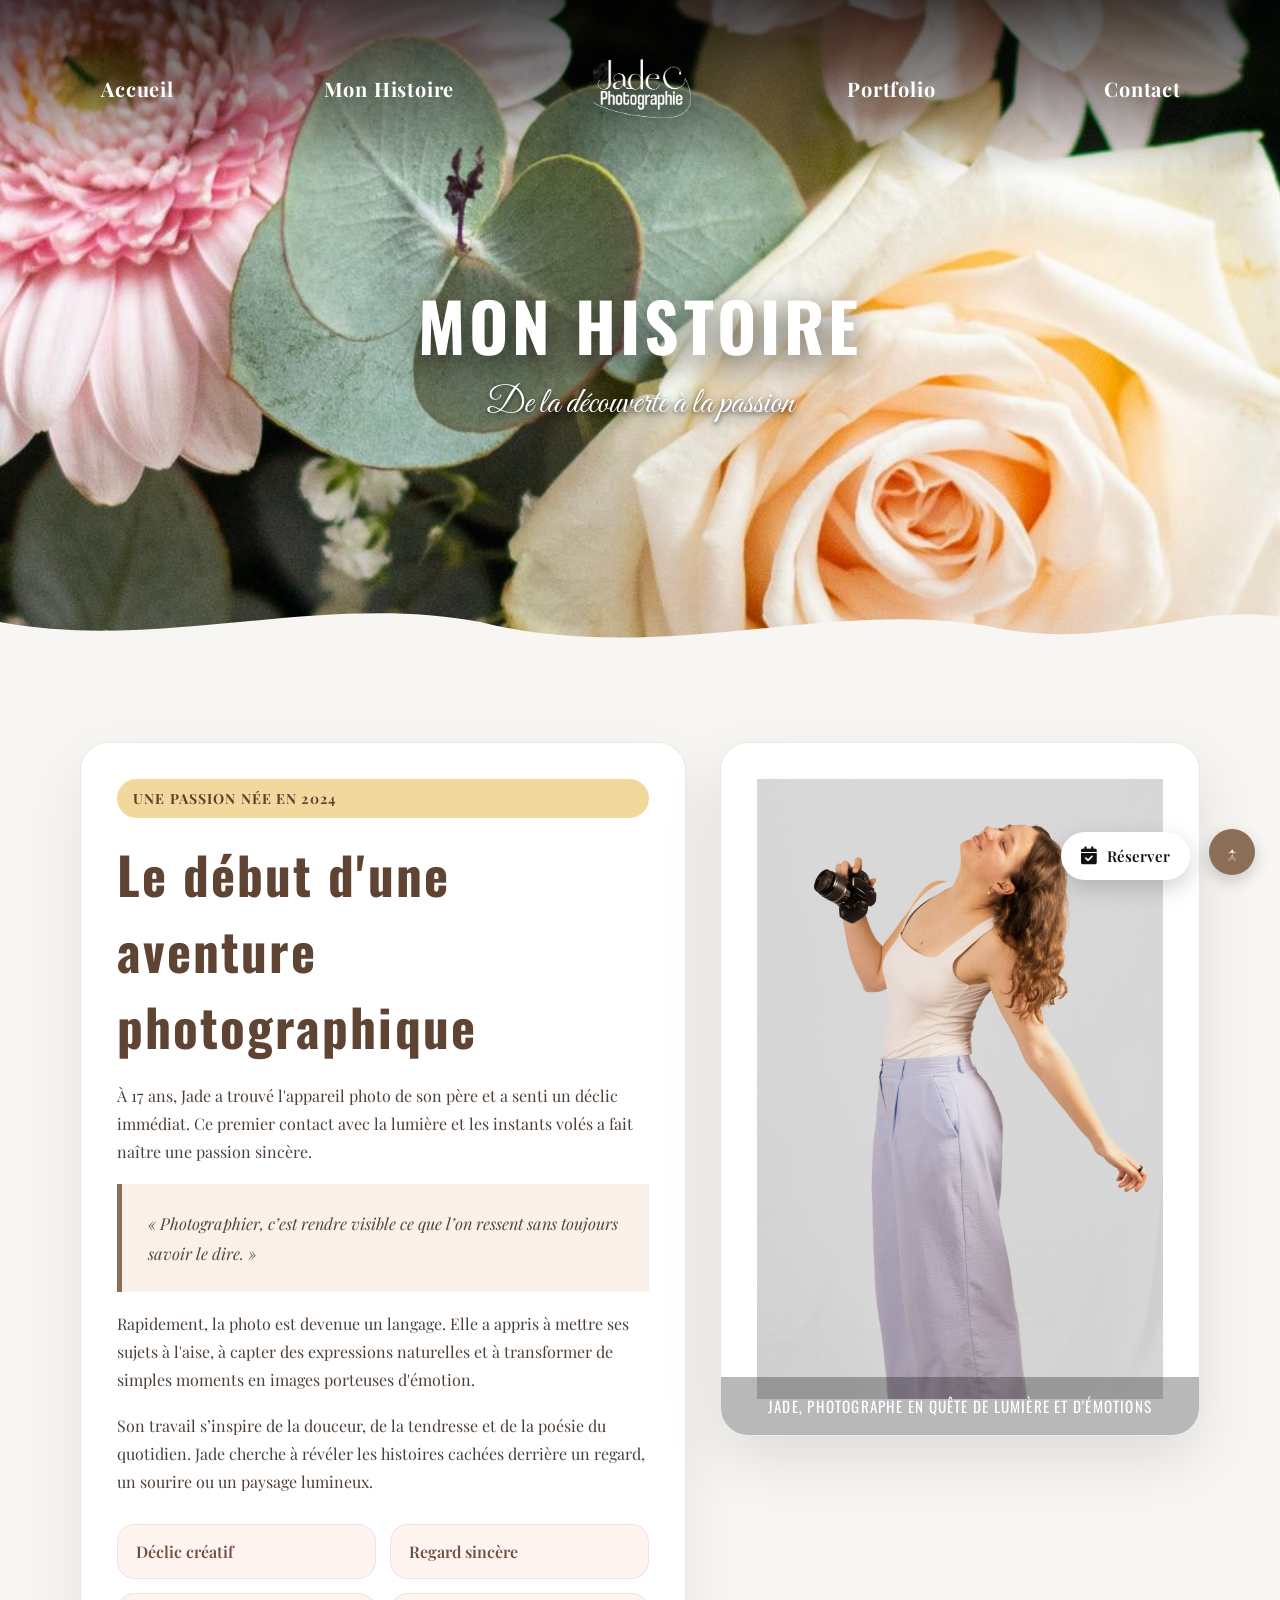
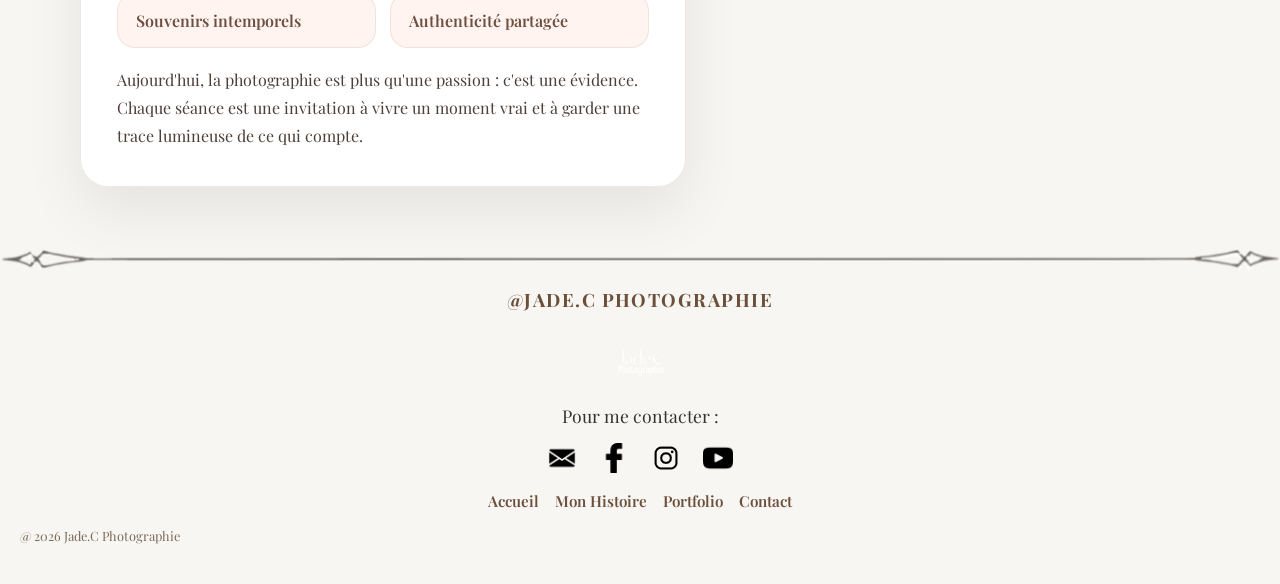
<file: histoire.html>
<!DOCTYPE html>
<html lang="fr">
<head>
    <meta charset="UTF-8" />
    <meta name="viewport" content="width=device-width, initial-scale=1.0" />
    <title>Mon Histoire - Jade Photographie</title>
    <link rel="icon" href="favicon.png" />

    <link rel="preconnect" href="https://fonts.googleapis.com">
    <link rel="preconnect" href="https://fonts.gstatic.com" crossorigin>
    <link href="https://fonts.googleapis.com/css2?family=Oswald:wght@400;500;700&display=swap" rel="stylesheet">
    <link href="https://fonts.googleapis.com/css2?family=Great+Vibes&display=swap" rel="stylesheet">
    <link href="https://fonts.googleapis.com/css2?family=Playfair+Display:wght@400;500;600;700&display=swap" rel="stylesheet">
    <link href="style.css" rel="stylesheet" />
    <style>
        .story-main {
            width: min(1120px, 92vw);
            margin: 42px auto 60px;
            display: grid;
            grid-template-columns: 1.2fr 0.95fr;
            gap: 34px;
            align-items: start;
        }

        .story-card {
            background: rgba(255, 255, 255, 0.96);
            border: 1px solid rgba(138, 110, 87, 0.16);
            border-radius: 28px;
            padding: 36px;
            box-shadow: 0 24px 60px rgba(0, 0, 0, 0.08);
        }

        .story-text {
            display: grid;
            gap: 18px;
            text-align: left;
            color: #3f352f;
        }

        .story-text h2 {
            margin: 0;
            font-family: 'Oswald', sans-serif;
            font-size: clamp(2.2rem, 4vw, 3.4rem);
            color: #5f4434;
            letter-spacing: 0.04em;
        }

        .story-text p {
            margin: 0;
            color: #4c3f36;
            line-height: 1.75;
            font-size: 1rem;
        }

        .story-tag {
            display: inline-flex;
            align-items: center;
            padding: 10px 16px;
            border-radius: 999px;
            background: #f3d89d;
            color: #5e442f;
            font-weight: 700;
            letter-spacing: 0.08em;
            text-transform: uppercase;
            font-size: 0.88rem;
        }

        .story-quote {
            padding: 24px 26px;
            border-left: 5px solid #8a6e57;
            background: #faf2ea;
            color: #5a4434;
            font-style: italic;
            line-height: 1.85;
            font-size: 1.02rem;
        }

        .story-highlights {
            display: grid;
            grid-template-columns: repeat(2, minmax(0, 1fr));
            gap: 14px;
            margin-top: 10px;
        }

        .story-highlight {
            padding: 16px 18px;
            border-radius: 18px;
            background: #fff4ef;
            border: 1px solid rgba(138, 110, 87, 0.12);
            color: #6d4f41;
            font-weight: 600;
            min-width: 0;
        }

        .story-image-block {
            display: grid;
            gap: 20px;
        }

        .story-image-card {
            position: relative;
            overflow: hidden;
            border-radius: 28px;
            min-height: 540px;
            box-shadow: 0 24px 60px rgba(0, 0, 0, 0.1);
        }

        .story-image-card img {
            width: 100%;
            height: 100%;
            object-fit: cover;
            display: block;
            transition: transform 0.35s ease;
        }

        .story-image-card:hover img {
            transform: scale(1.03);
        }

        .story-caption {
            position: absolute;
            left: 0;
            right: 0;
            bottom: 0;
            padding: 18px 20px;
            background: rgba(0, 0, 0, 0.28);
            color: #fff;
            font-family: 'Oswald', sans-serif;
            letter-spacing: 0.08em;
            text-transform: uppercase;
            font-size: 0.95rem;
        }

        @media (max-width: 900px) {
            .story-main {
                grid-template-columns: 1fr;
            }

            .story-image-card {
                min-height: 420px;
            }

            .story-highlights {
                grid-template-columns: 1fr;
            }
        }
    </style>
    
<link rel="stylesheet"
href="https://cdnjs.cloudflare.com/ajax/libs/font-awesome/6.7.2/css/all.min.css">
</head>
<body>

<div id="carousel" class="contact-hero">
    <img src="images/bouquet_2.jpg" alt="Image de présentation de l'histoire" class="carousel-img" />

    <nav class="carousel-menu" aria-label="Menu principal">
        <a href="index.html">Accueil</a>
        <a href="histoire.html">Mon Histoire</a>
        <a href="index.html" class="carousel-logo">
            <img src="images/logo_jade.png" alt="Logo Jade">
        </a>
        <a href="portfolio.html">Portfolio</a>
        <a href="contact.html">Contact</a>
    </nav>

    <div class="carousel-title" aria-hidden="false">
        <h1>Mon Histoire</h1>
        <p class="carousel-subtitle">De la découverte à la passion</p>
    </div>

    <div class="carousel-cloud" aria-hidden="true">
        <svg viewBox="0 0 1200 140" preserveAspectRatio="none" xmlns="http://www.w3.org/2000/svg">
            <path d="M0,60 C150,90 300,30 450,60 C620,105 780,35 930,65 C1040,90 1120,40 1200,55 L1200,140 L0,140 Z" fill="#f8f6f2" />
        </svg>
    </div>
</div>

<main class="story-main" aria-label="Page Mon Histoire">
    <section class="story-card story-text">
        <span class="story-tag">UNE PASSION NÉE EN 2024</span>
        <h2>Le début d'une aventure photographique</h2>
        <p>
            À 17 ans, Jade a trouvé l'appareil photo de son père et a senti un déclic immédiat. Ce premier contact avec la lumière et les instants volés a fait naître une passion sincère.
        </p>
        <div class="story-quote">
            « Photographier, c’est rendre visible ce que l’on ressent sans toujours savoir le dire. »
        </div>
        <p>
            Rapidement, la photo est devenue un langage. Elle a appris à mettre ses sujets à l'aise, à capter des expressions naturelles et à transformer de simples moments en images porteuses d'émotion.
        </p>
        <p>
            Son travail s’inspire de la douceur, de la tendresse et de la poésie du quotidien. Jade cherche à révéler les histoires cachées derrière un regard, un sourire ou un paysage lumineux.
        </p>
        <div class="story-highlights">
            <span class="story-highlight">Déclic créatif</span>
            <span class="story-highlight">Regard sincère</span>
            <span class="story-highlight">Souvenirs intemporels</span>
            <span class="story-highlight">Authenticité partagée</span>
        </div>
        <p>
            Aujourd'hui, la photographie est plus qu'une passion : c'est une évidence. Chaque séance est une invitation à vivre un moment vrai et à garder une trace lumineuse de ce qui compte.
        </p>
    </section>

    <aside class="story-card story-image-card">
        <img src="images/jade.jpg" alt="Portrait de Jade" />
        <div class="story-caption">Jade, photographe en quête de lumière et d'émotions</div>
    </aside>
</main>

<img class="separator-image" src="images/double_text_separator (1).png" alt="Séparateur de texte" />
<p class="footer-brand">@JADE.C PHOTOGRAPHIE</p>

<footer class="site-footer">
    <img class="footer-logo" src="images/logo_jade.png" alt="Logo Jade Photographie">
    <p class="footer-title">Pour me contacter :</p>

    <div class="footer-socials">
        <a class="socials" href="https://mail.google.com/mail/?view=cm&amp;to=jaadeplbphoto@gmail.com" target="_blank">
            <img src="images/logo_gmail.png" alt="Envoyer un mail">
        </a>
        <a class="socials" href="https://www.facebook.com/profile.php?id=100077318054317&amp;locale=fr_FR" target="_blank">
            <img src="images/logo_facebook.png" alt="Logo Facebook">
        </a>
        <a class="socials" href="https://www.instagram.com/jcphotographe276/" target="_blank">
            <img src="images/logo_insta.png" alt="Logo Instagram">
        </a>
        <a class="socials" href="https://www.youtube.com/@Jcphotographe276" target="_blank">
            <img src="images/logo_youtube.png" alt="Logo YouTube">
        </a>
    </div>

    <nav class="footer-links" aria-label="Liens du footer">
        <a href="index.html">Accueil</a>
        <a href="histoire.html">Mon Histoire</a>
        <a href="portfolio.html">Portfolio</a>
        <a href="contact.html">Contact</a>
    </nav>

    <p class="footer-copyright">@ 2026 Jade.C Photographie</p>
</footer>

<button class="scroll-top" onclick="scrollToTop()" aria-label="Remonter en haut de la page">↑</button>

<script src="script.js"></script>

<a href="https://pholy.fr/reservation/jcphotographie276?utm_source=ig&utm_medium=social&utm_content=link_in_bio&fbclid=PAZXh0bgNhZW0CMTEAc3J0YwZhcHBfaWQPOTM2NjE5NzQzMzkyNDU5AAGn7gP3vV_mhta595Qe6hGwokBwGDLuOYlFeugllqA7YDcJVbPiWzk09FJ5tpw_aem_bLZaO95oNTSzq5IfuwygUQ"
   class="reservation-btn"
   target="_blank"
   rel="noopener noreferrer"
   aria-label="Réserver un shooting">

    <i class="fa-solid fa-calendar-check"></i>
    <span>Réserver</span>

</a>

</body>
</html>
</file>
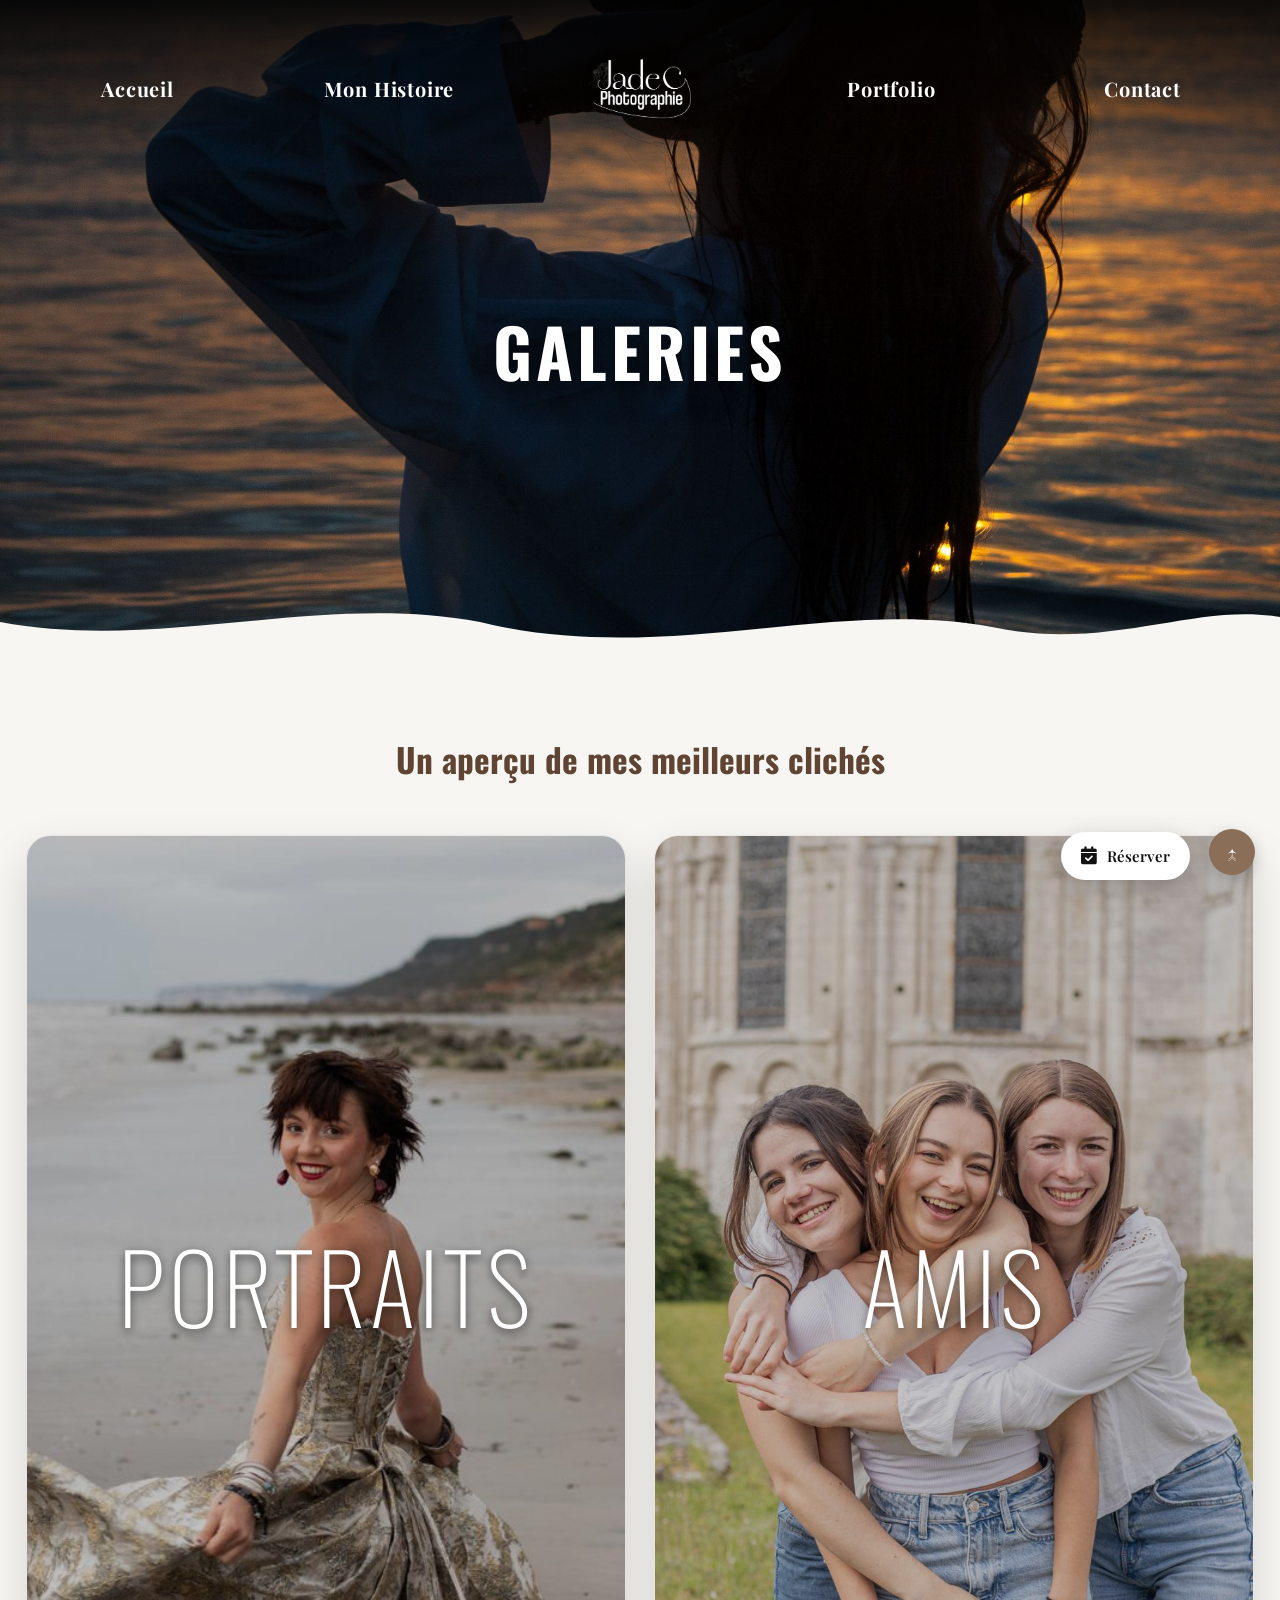
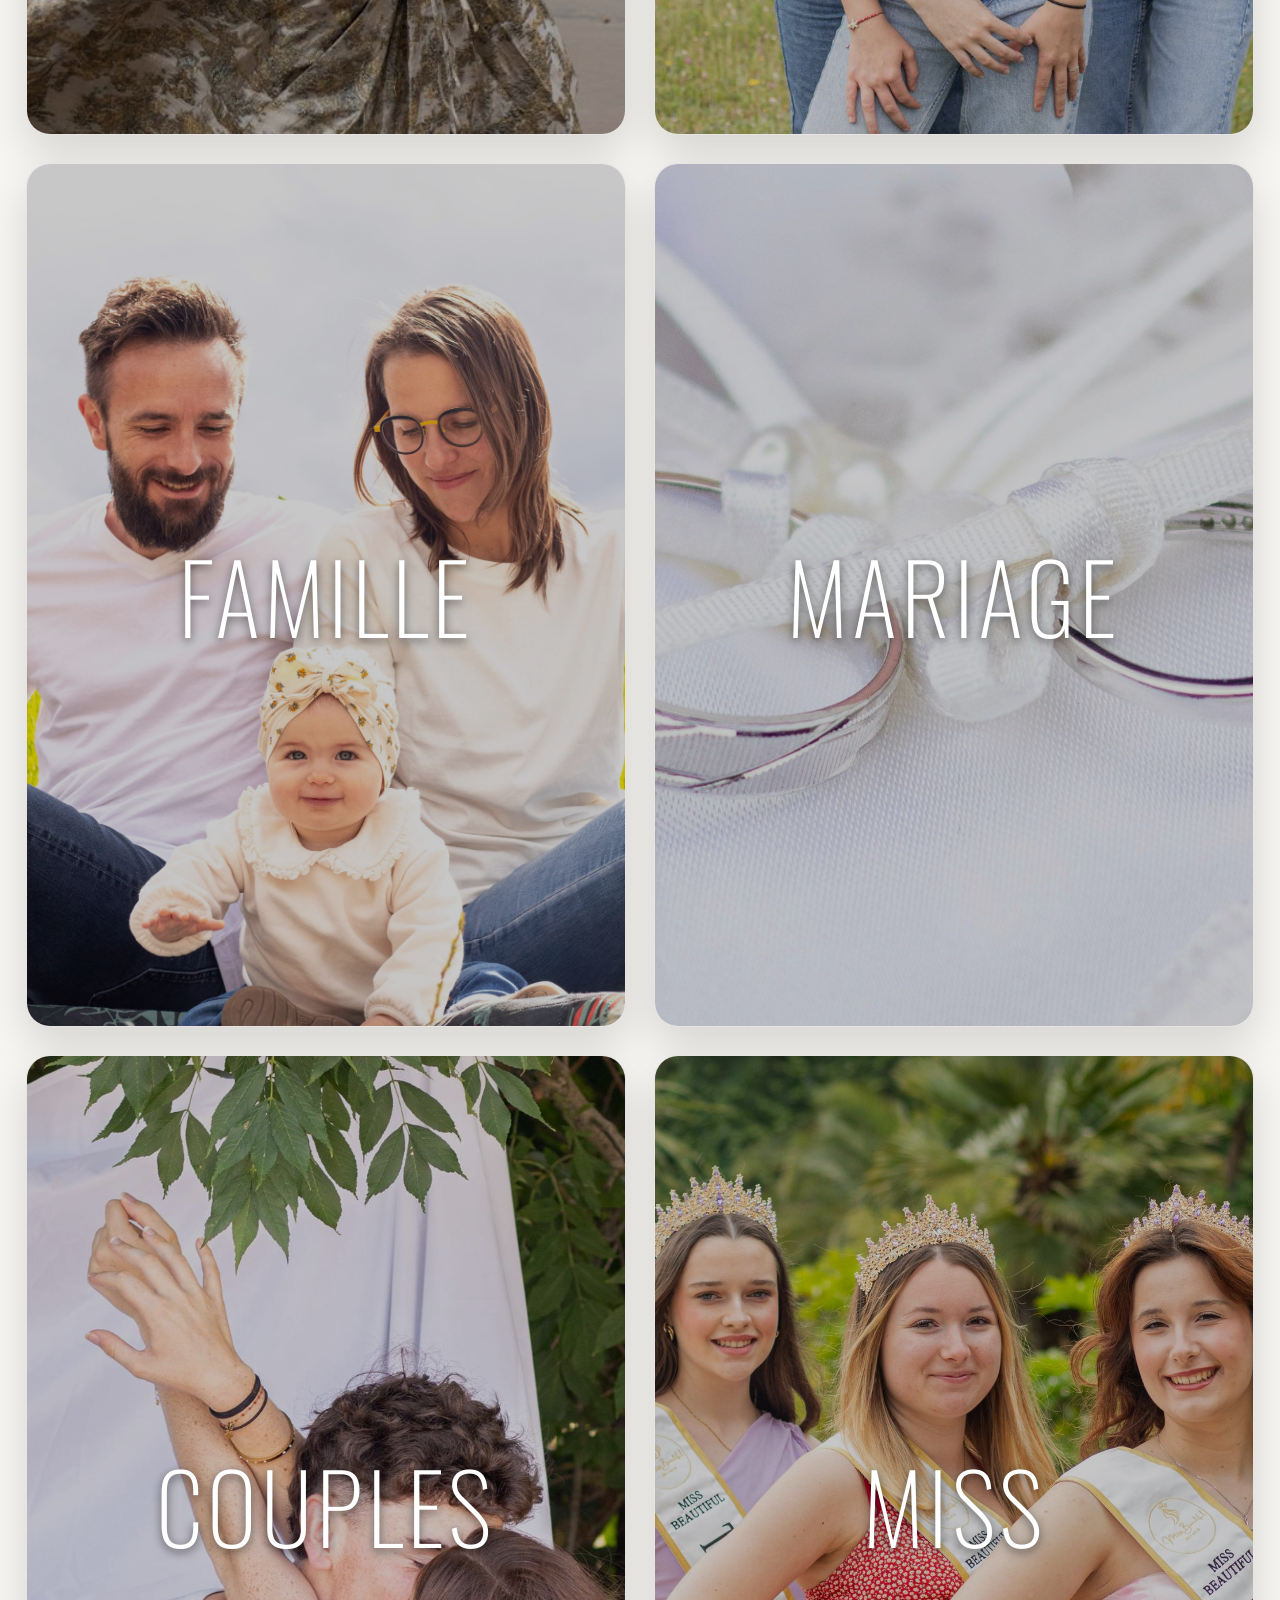
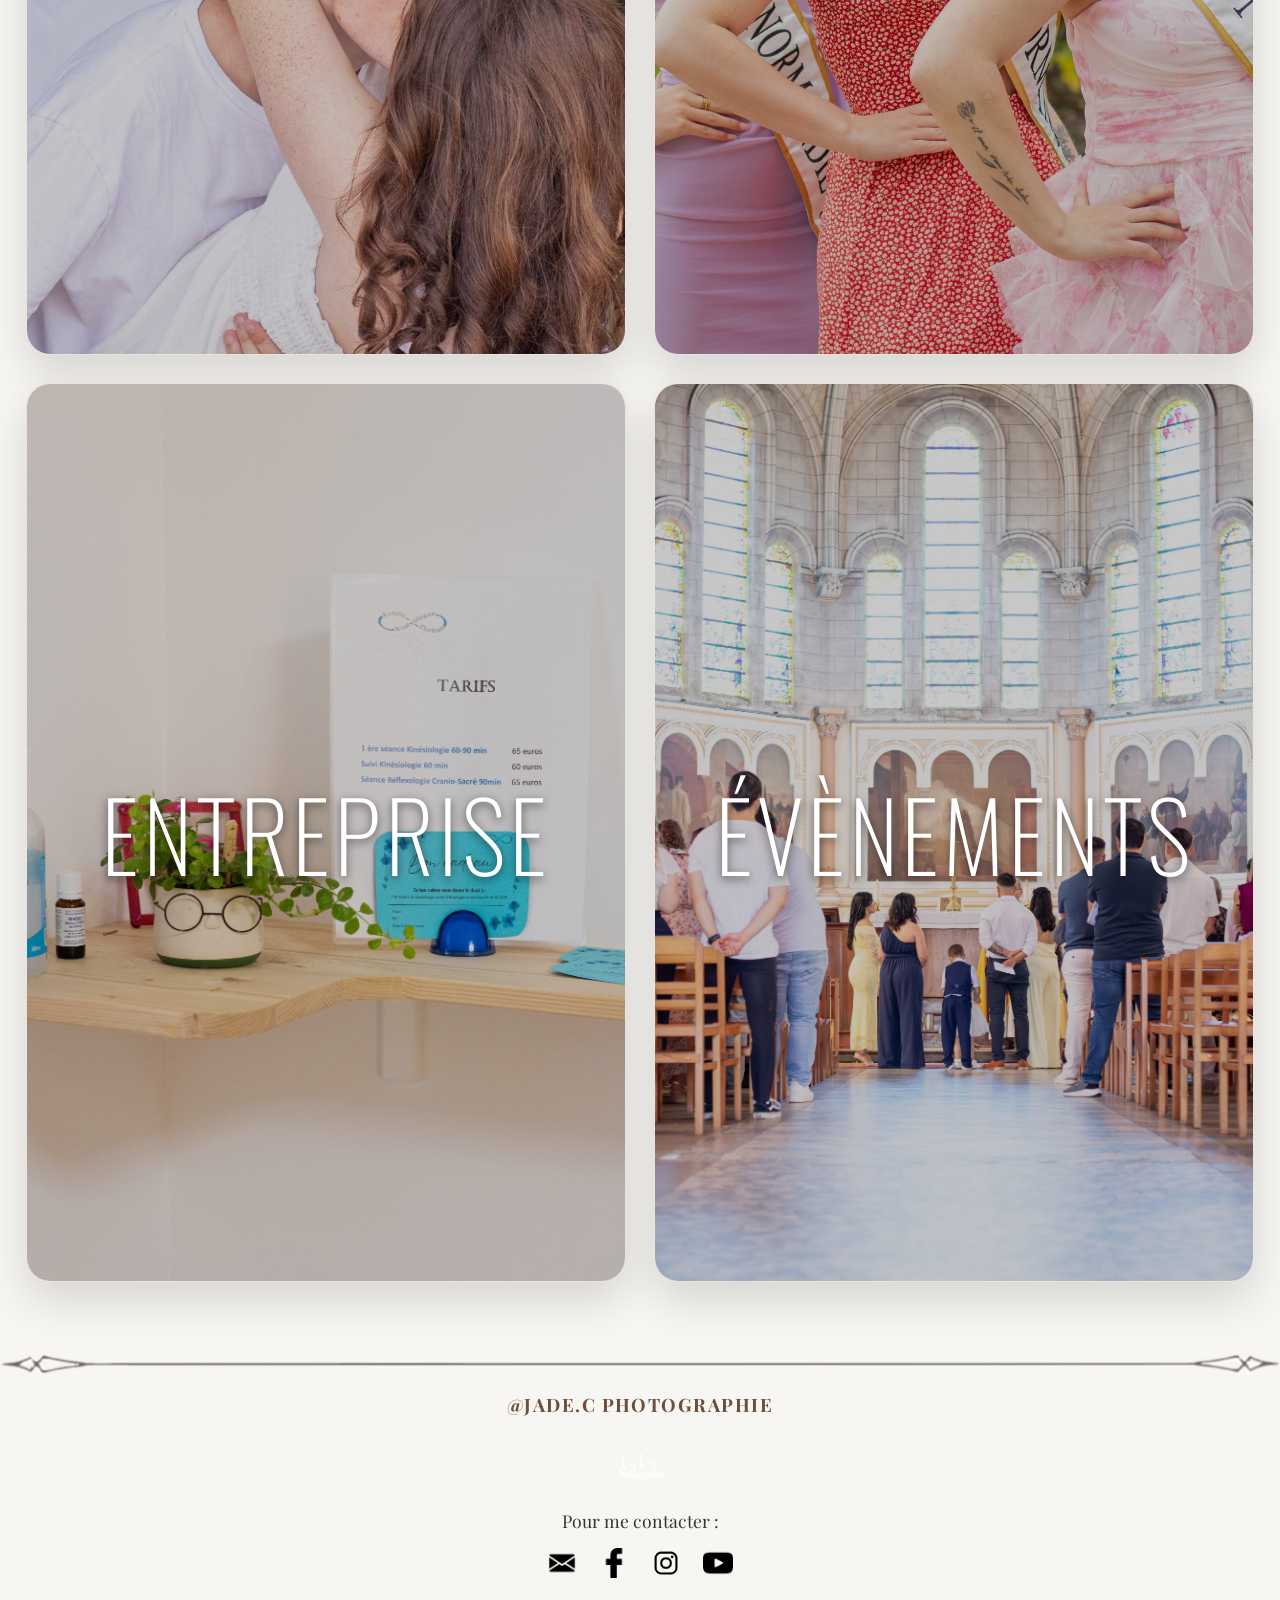
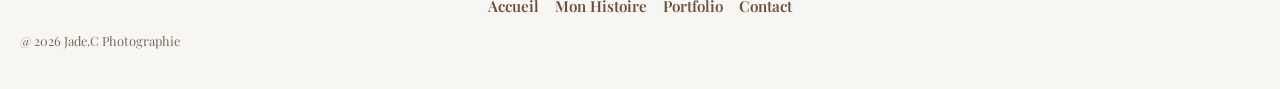
<file: portfolio.html>
<!DOCTYPE html>
<html lang="fr">
<head>
<meta charset="UTF-8">
<meta name="viewport" content="width=device-width, initial-scale=1.0">

<title>Portfolio - Jade Photographie</title>

<link rel="icon" href="favicon.png">
<link href="https://fonts.googleapis.com/css2?family=Oswald:wght@200;300;400;500;700&display=swap" rel="stylesheet">
<link href="https://fonts.googleapis.com/css2?family=Great+Vibes&display=swap" rel="stylesheet">
<link href="https://fonts.googleapis.com/css2?family=Playfair+Display:wght@400;500;600;700&display=swap" rel="stylesheet">
<link href="style.css" rel="stylesheet">

<style>
    body.menu-open { overflow: hidden; }
    .portfolio-hero { position: relative; height: min(80vh,720px); overflow: hidden; display:flex; align-items:center; justify-content:center; }
    .portfolio-hero .carousel-img { width:100%; height:100%; object-fit:cover; display:block; }
    .carousel-menu { position:absolute; top:0; left:0; right:0; display:flex; justify-content:center; gap:32px; padding:24px 28px; z-index:4; background: linear-gradient(180deg, rgba(0,0,0,0.85) 0%, rgba(0,0,0,0.38) 60%, transparent); }
    .carousel-menu a { color:#fff; font-size: clamp(1.2rem, 2vw, 1.25rem); font-weight:700; padding: 14px 20px; display:inline-flex; align-items:center; justify-content:center; min-height: 52px; text-decoration:none; }
    .carousel-logo img{ width:150px; }
    .carousel-title { position:absolute; top:50%; left:50%; transform:translate(-50%,-50%); color:#fff; z-index:5; text-align:center; }
    .carousel-title h1{ font-family:'Oswald',sans-serif; margin:0; }

    .gallery-page h2 { text-align:center; font-family:'Oswald',sans-serif; color:#5f4434; margin:34px 0 20px; font-size:clamp(1.6rem,2.6vw,2.2rem); }
    .gallery-grid { width: min(1320px,96vw); margin:10px auto 70px; display:grid; grid-template-columns: repeat(2, minmax(0, 1fr)); gap:28px; }
    .gallery-card { position:relative; display:block; overflow:hidden; border-radius:24px; box-shadow:0 18px 45px rgba(0,0,0,0.14); text-decoration:none; color:inherit; background:#fff; border:1px solid rgba(95,68,52,0.14); transition:transform .3s ease, box-shadow .3s ease; min-height:420px; }
    .gallery-card img{ width:100%; height:100%; min-height:420px; object-fit:cover; display:block; transition:transform .4s ease, filter .25s ease; position:relative; z-index:1; filter:brightness(0.78); }
    .gallery-card:hover img{ transform:scale(1.05); filter:brightness(0.62); }
    .gallery-card:hover{ transform:translateY(-8px) scale(1.01); box-shadow:0 26px 55px rgba(0,0,0,0.2); }
    .gallery-overlay{ position:absolute; inset:0; display:flex; align-items:center; justify-content:center; padding:0; color:#fff; z-index:3; }
    .gallery-overlay > div{ text-align:center; background:transparent; padding:12px 18px; border-radius:10px; }
    .gallery-overlay h3{ margin:0; font-family:'Oswald',sans-serif; letter-spacing:.04em; font-size:clamp(6rem,2.4vw,2.1rem); line-height:1; font-weight:200; text-shadow:0 3px 10px rgba(0,0,0,0.55); }
    .gallery-caption{ display:none; }
        .carousel-menu-toggle { display:flex !important; }
    @media(max-width:768px){
        .carousel-menu-toggle {
            position:absolute; top:14px; right:14px; display:flex !important; flex-direction:column; justify-content:center; gap:4px; width:46px; height:46px; border:none; border-radius:12px; background:rgba(255,255,255,0.95); box-shadow:0 8px 20px rgba(0,0,0,0.16); z-index:12; cursor:pointer; padding:0;
        }
        .carousel-menu-toggle span{ display:block; width:22px; height:2px; margin:0 auto; background:#4f3a2b; border-radius:999px; }
        .carousel-menu { position:absolute; top:70px; left:12px; right:12px; display:none; flex-direction:column; gap:10px; padding:12px; border-radius:18px; background:rgba(255,255,255,0.92); backdrop-filter:blur(10px); box-shadow:0 18px 40px rgba(0,0,0,0.16); }
        /* Opened menu becomes a full-screen overlay to avoid mixing with page content */
        .carousel-menu.is-open{
            display:flex;
            position:fixed;
            inset:0;
            margin:0;
            padding:32px 20px;
            border-radius:0;
            background:rgba(8,8,8,0.96);
            z-index:9999;
            align-items:center;
            justify-content:center;
            flex-direction:column;
            gap:18px;
        }
        .carousel-menu a{ color:#fff; font-size:1.25rem; padding:14px 18px; border-radius:12px; background:transparent; text-align:center; }
        .carousel-menu .carousel-logo{ display:flex; justify-content:center; margin-bottom:12px; }
        .carousel-logo{ display:flex; justify-content:center; margin-bottom:12px; }
        .carousel-logo img{ width:80px; }
        .gallery-grid{ grid-template-columns:1fr; gap:16px; }
        .gallery-card{ min-height:250px; border-radius:16px; }
        /* shrink gallery images on mobile for nicer spacing; keep Jade's image full-size */
        .gallery-card img{ min-height:200px; filter:brightness(0.82); }
        .gallery-card img[src*="jade"]{ min-height:420px !important; }
        .gallery-overlay h3{ font-size:clamp(1.8rem, 7vw, 2.2rem); font-weight:600; }
    }
    /* close button hidden on desktop, shown in mobile via media query */
    .carousel-menu-close { display: none; }
    .carousel-control { z-index: 1000; }
    @media(max-width:768px){
        .carousel-control { font-size: 1.8rem; color: #fff; padding: 8px 12px; }
    }
</style>


<link rel="stylesheet"
href="https://cdnjs.cloudflare.com/ajax/libs/font-awesome/6.7.2/css/all.min.css">

</head>
<body>

<!-- HERO -->
<div id="carousel" class="contact-hero">
    <img id="image" src="images/polaroid_2.jpg" alt="Image de présentation de l'histoire" class="carousel-img" />

    <button class="carousel-menu-toggle" aria-label="Ouvrir le menu" aria-expanded="false"><span></span><span></span><span></span></button>

    <nav class="carousel-menu" aria-label="Menu principal">
        <button class="carousel-menu-close" aria-label="Fermer le menu">✕</button>
        <a href="index.html">Accueil</a>
        <a href="histoire.html">Mon Histoire</a>
        <a href="index.html" class="carousel-logo">
            <img src="images/logo_jade.png" alt="Logo Jade">
        </a>
        <a href="portfolio.html">Portfolio</a>
        <a href="contact.html">Contact</a>
    </nav>

    <div class="carousel-title" aria-hidden="false">
        <h1>Galeries</h1>
    </div>

    <div class="carousel-cloud" aria-hidden="true">
        <svg viewBox="0 0 1200 140" preserveAspectRatio="none" xmlns="http://www.w3.org/2000/svg">
            <path d="M0,60 C150,90 300,30 450,60 C620,105 780,35 930,65 C1040,90 1120,40 1200,55 L1200,140 L0,140 Z" fill="#f8f6f2" />
        </svg>
    </div>
    </div>

<!-- GALERIES -->
<section class="gallery-page">
    <h2>Un aperçu de mes meilleurs clichés</h2>
    <br>
    <div class="gallery-grid">

        <a href="portraits.html" class="gallery-card" role="button" aria-label="Voir la galerie Portraits">
            <img src="images/portrait-03.jpg" alt="Portraits">
            <div class="gallery-overlay"><div><h3>PORTRAITS</h3><div class="gallery-caption">Visages & expressions</div></div></div>
        </a>

        <a href="amis.html" class="gallery-card" role="button" aria-label="Voir la galerie Amis">
            <img src="images/amis.jpg" alt="Amis & événements">
            <div class="gallery-overlay"><div><h3>AMIS</h3><div class="gallery-caption">Fêtes & événements</div></div></div>
        </a>
        

        <a href="famille.html" class="gallery-card" role="button" aria-label="Voir la galerie Famille">
            <img src="images/famille.jpg" alt="Famille">
            <div class="gallery-overlay"><div><h3>FAMILLE</h3><div class="gallery-caption">Tendresse & liens</div></div></div>
        </a>


        <a href="mariage.html" class="gallery-card" role="button" aria-label="Voir la galerie Mariage">
            <img src="images/bagues.jpg" alt="Mariage">
            <div class="gallery-overlay"><div><h3>MARIAGE</h3><div class="gallery-caption">Journées inoubliables</div></div></div>
        </a>

        <a href="couples.html" class="gallery-card" role="button" aria-label="Voir la galerie Couples">
            <img src="images/couples.jpg" alt="Couples">
            <div class="gallery-overlay"><div><h3>COUPLES</h3><div class="gallery-caption">Complicité & amour</div></div></div>
        </a>

        <a href="miss.html" class="gallery-card" role="button" aria-label="Voir la galerie Miss">
            <img src="images/carrousel_3.jpg" alt="Miss">
            <div class="gallery-overlay"><div><h3>MISS</h3><div class="gallery-caption">Concours & portraits</div></div></div>
        </a>

        <a href="entreprise.html" class="gallery-card" role="button" aria-label="Voir la galerie Entreprise">
            <img src="images/entreprise.jpg" alt="Entreprise">
            <div class="gallery-overlay"><div><h3>ENTREPRISE</h3><div class="gallery-caption">Image pro & branding</div></div></div>
        </a>

        <a href="bapteme.html" class="gallery-card" role="button" aria-label="Voir la galerie Baptême">
            <img src="images/bapteme.jpg" alt="Baptême">
            <div class="gallery-overlay"><div><h3>ÉVÈNEMENTS</h3><div class="gallery-caption">Moments précieux</div></div></div>
        </a>

    </div>
</section>

<img class="separator-image" src="images/double_text_separator (1).png" alt="Séparateur de texte" />
<p class="footer-brand">@JADE.C PHOTOGRAPHIE</p>
<footer class="site-footer">
    <img class="footer-logo" src="images/logo_jade.png" alt="Logo Jade Photographie">
    <p class="footer-title">Pour me contacter :</p>
    <div class="footer-socials">
        <a class="socials" href="https://mail.google.com/mail/?view=cm&amp;to=jaadeplbphoto@gmail.com" target="_blank"><img src="images/logo_gmail.png" alt="Envoyer un mail"></a>
        <a class="socials" href="https://www.facebook.com/profile.php?id=100077318054317&amp;locale=fr_FR" target="_blank"><img src="images/logo_facebook.png" alt="Logo Facebook"></a>
        <a class="socials" href="https://www.instagram.com/jcphotographe276/" target="_blank"><img src="images/logo_insta.png" alt="Logo Instagram"></a>
        <a class="socials" href="https://www.youtube.com/@Jcphotographe276" target="_blank"><img src="images/logo_youtube.png" alt="Logo YouTube"></a>
    </div>
    <nav class="footer-links" aria-label="Liens du footer">
        <a href="index.html">Accueil</a>
        <a href="histoire.html">Mon Histoire</a>
        <a href="portfolio.html">Portfolio</a>
        <a href="contact.html">Contact</a>
    </nav>
    <p class="footer-copyright">@ 2026 Jade.C Photographie</p>
</footer>

<button class="scroll-top" onclick="scrollToTop()">↑</button>
<script src="script.js"></script>

<!-- portfolio page uses a static hero image now (no inline carousel) -->

<a href="https://pholy.fr/reservation/jcphotographie276?utm_source=ig&utm_medium=social&utm_content=link_in_bio&fbclid=PAZXh0bgNhZW0CMTEAc3J0YwZhcHBfaWQPOTM2NjE5NzQzMzkyNDU5AAGn7gP3vV_mhta595Qe6hGwokBwGDLuOYlFeugllqA7YDcJVbPiWzk09FJ5tpw_aem_bLZaO95oNTSzq5IfuwygUQ"
   class="reservation-btn"
   target="_blank"
   rel="noopener noreferrer"
   aria-label="Réserver un shooting">

    <i class="fa-solid fa-calendar-check"></i>
    <span>Réserver</span>

</a>

</body>
</html>
</file>
<file: style.css>
﻿html, body {
    margin: 0;
    padding: 0;
    background: #f8f6f2;
    font-family: "Playfair Display", serif;
    color: #333;
    text-align: center;
    overflow-x: hidden;
}

* {
    box-sizing: border-box;
}

.menu {
    display: flex;
}

#carousel {
    position: relative;
    width: 100%;
    max-width: 100%;
    height: min(80vh, 700px);
    margin: 0;
    overflow: hidden;
    display: flex;
    justify-content: center;
    align-items: center;
    background: #00000020;
}

#carousel a {
    display: block;
    width: 100%;
    height: 100%;
}

#carousel img {
    width: 100%;
    height: 100%;
    object-fit: cover;
    display: block;
}

.carousel-control {
    position: absolute;
    top: 50%;
    transform: translateY(-50%);
    /* make controls simple arrows without circular background */
    width: auto;
    height: auto;
    padding: 8px 14px;
    border: none;
    border-radius: 4px;
    background: transparent;
    color: #fff;
    font-size: 2.1rem;
    line-height: 1;
    cursor: pointer;
    transition: transform 0.18s ease, color 0.18s ease;
    z-index: 12001;
    pointer-events: auto;
    touch-action: manipulation;
}

.carousel-control:hover {
    transform: translateY(-50%);
}

.carousel-control.prev {
    left: 20px;
}

.carousel-control.next {
    right: 20px;
}

.carousel-menu {
    position: absolute;
    top: 0;
    left: 0;
    right: 0;
    z-index: 2;
    display: flex;
    align-items: center;
    justify-content: center;
    gap: 32px;
    padding: 24px 28px;
    background: linear-gradient(180deg, rgba(0, 0, 0, 0.72) 0%, rgba(0, 0, 0, 0.22) 75%, rgba(0, 0, 0, 0));
}

.carousel-menu a {
    color: #fff;
    text-decoration: none;
    font-size: clamp(1.2rem, 2vw, 1.25rem);
    font-weight: 700;
    padding: 14px 20px;
    display: inline-flex;
    align-items: center;
    justify-content: center;
    min-height: 52px;
    letter-spacing: 0.04em;
    text-transform: none;
}

/* hide overlay close button on desktop; shown in mobile via media query */
.carousel-menu-close { display: none; }

/* bottom-actions hidden by default (displayed only on small screens) */
.bottom-actions { display: none; }

.carousel-logo img {
    width: 150px;
    height: auto;
    display: block;
    object-fit: contain;
    filter: drop-shadow(0 2px 8px rgba(0, 0, 0, 0.35));
}

@media (max-width: 768px) {
    #carousel {
        height: 60vh;
        min-height: 420px;
    }

    .carousel-menu-toggle {
        position: absolute;
        top: 14px;
        right: 14px;
        display: flex !important;
        flex-direction: column;
        justify-content: center;
        gap: 4px;
        width: 46px;
        height: 46px;
        border: none;
        border-radius: 12px;
        background: rgba(255, 255, 255, 0.95);
        box-shadow: 0 8px 20px rgba(0, 0, 0, 0.16);
        z-index: 12;
        cursor: pointer;
        padding: 0;
    }

    .carousel-menu-toggle span {
        display: block;
        width: 22px;
        height: 2px;
        margin: 0 auto;
        background: #4f3a2b;
        border-radius: 999px;
    }

    .carousel-menu {
        position: absolute;
        top: 70px;
        left: 12px;
        right: 12px;
        display: none;
        flex-direction: column;
        gap: 10px;
        padding: 12px;
        border-radius: 18px;
        background: rgba(255, 255, 255, 0.9);
        backdrop-filter: blur(10px);
        box-shadow: 0 18px 40px rgba(0, 0, 0, 0.16);
    }

    /* when opened, turn into a full-screen white overlay with centered logo and links */
    .carousel-menu.is-open {
        display: flex;
        position: fixed;
        top: 0;
        left: 0;
        right: 0;
        bottom: 0;
        width: 100vw;
        height: 100vh;
        margin: 0;
        padding: 36px 22px;
        border-radius: 0;
        background: rgba(255,255,255,0.98);
        z-index: 12003;
        align-items: center;
        justify-content: center;
        flex-direction: column;
        flex-wrap: nowrap;
        gap: 18px;
        overflow: auto;
        pointer-events: auto;
    }

    .carousel-menu a {
        color: #4f3a2b;
        font-size: 1.25rem;
        padding: 12px 18px;
        border-radius: 10px;
        background: transparent;
        text-align: center;
        text-decoration: none;
    }

    .carousel-menu a:hover { color: #3a3027; }
    .carousel-menu .carousel-logo { display:flex; margin: 10px 0; }

    /* close button inside overlay (visible on mobile only) */
    .carousel-menu-close { display: block; position: absolute; top: 18px; right: 18px; background: transparent; border: none; color: #4f3a2b; font-size: 1.6rem; z-index: 10001; cursor: pointer; }

    /* lock page scroll when menu open */
    body.menu-open { overflow: hidden; }

    .carousel-logo {
        display: flex;
        justify-content: center;
        margin-bottom: 4px;
    }

    .carousel-logo img {
        width: 80px;
    }

    .carousel-title {
        width: min(90vw, 500px);
        padding: 0 12px;
    }

    .carousel-title h1 {
        font-size: clamp(1.8rem, 8vw, 2.45rem);
        line-height: 1.08;
    }
}

/* Bottom actions: reservation + scroll-top share width on mobile */
@media (max-width: 768px) {
    .bottom-actions {
        position: fixed;
        left: 0;
        right: 0;
        bottom: 0;
        display: flex;
        gap: 0;
        z-index: 11002;
    }
    .bottom-actions .reservation-btn {
        flex: 1;
        display: flex;
        align-items: center;
        justify-content: center;
        padding: 14px 12px;
        background: #8a6e57;
        color: #fff;
        text-decoration: none;
        font-weight: 700;
        border: none;
        height: 56px;
    }
    .bottom-actions .scroll-top {
        flex: 1;
        display: flex;
        align-items: center;
        justify-content: center;
        background: #ffffff;
        color: #8a6e57;
        border: none;
        font-size: 1.25rem;
        height: 56px;
        cursor: pointer;
    }
    /* override standalone scroll-top positioning on mobile */
    .scroll-top { position: static; right: auto; bottom: auto; width: auto; height: auto; border-radius: 0; box-shadow: none; }
}


/* Mobile tweaks: hide carousel controls and make room for the scroll-top button */
@media (max-width: 768px) {
    /* remove left/right carousel arrows on small screens */
    .carousel-control { display: none !important; }

    /* make reservation take remaining space and keep a fixed square for scroll-top */
    .bottom-actions { padding-right: 8px; }
    .bottom-actions .reservation-btn { flex: 1 1 auto; display:flex; align-items:center; justify-content:center; padding:14px 12px; }
    .bottom-actions .scroll-top {
        flex: 0 0 56px;
        width: 56px;
        height: 56px;
        display: flex;
        align-items: center;
        justify-content: center;
        border-radius: 8px;
        box-shadow: 0 6px 18px rgba(0,0,0,0.12);
        background: #ffffff !important;
        color: #8a6e57 !important;
        z-index: 12005;
        margin-left: 6px;
    }
}

/* Make index gallery images smaller on mobile */
@media (max-width: 768px) {
    .gallery { grid-template-columns: repeat(2, 1fr); grid-auto-rows: 180px; gap: 10px; }
    .gallery .gallery-item img { width: 100%; height: 100%; object-fit: cover; }
}

/* Mobile gallery adjustments: reduce image heights for better layout, keep Jade image large */
@media (max-width: 768px) {
    .gallery-item img { height: 220px; object-fit: cover; }
    .gallery-item img[src*="jade"] { height: 420px; }
}



button {
    padding: 10px 20px;
    font-size: 1rem;
    margin: 10px;
    font-family: "Playfair Display", serif;
}

.gallery {
    width: min(90vw, 1100px);
    margin: 8px auto 32px;
    display: grid;
    grid-template-columns: repeat(3, minmax(0, 1fr));
    grid-auto-rows: 520px;
    gap: 18px;
}

/* ===== Carousel cloud divider ===== */

.carousel-cloud {
    position: absolute;
    bottom: -2px;
    left: 0;
    width: 100%;
    height: 140px;
    z-index: 5;
    pointer-events: none;
}

.carousel-cloud svg {
    display: block;
    width: 100%;
    height: 100%;
}

.carousel-dots {
    position: absolute;
    bottom: 80px;
    left: 50%;
    transform: translateX(-50%);
    display: inline-flex;
    gap: 12px;
    align-items: center;
    padding: 10px 18px;
    background: none;
    border-radius: 999px;
    z-index: 7;
}

.carousel-dots span {
    font-size: 1.3rem;
    color: rgba(255, 255, 255, 0.9);
    cursor: pointer;
    transition: transform 0.2s ease, color 0.2s ease;
}

.carousel-dots span:hover {
    transform: scale(1.1);
}

.carousel-dots span.active {
    color: #ffffff;
}

.gallery-item img {
    cursor: pointer;
}

.gallery-modal {
    position: fixed;
    inset: 0;
    display: none;
    align-items: center;
    justify-content: center;
    background: rgba(0, 0, 0, 0.75);
    z-index: 9999;
    padding: 20px;
}

.gallery-modal.open {
    display: flex;
}

.gallery-modal-content {
    position: relative;
    max-width: 95vw;
    max-height: 95vh;
    background: #111;
    border-radius: 24px;
    overflow: hidden;
    box-shadow: 0 30px 80px rgba(0, 0, 0, 0.45);
}

.gallery-modal-content img {
    width: 100%;
    height: auto;
    max-height: 90vh;
    display: block;
    object-fit: contain;
}

.gallery-modal-close {
    position: absolute;
    top: 12px;
    right: 12px;
    width: 44px;
    height: 44px;
    border: none;
    border-radius: 50%;
    background: rgba(255, 255, 255, 0.95);
    color: #111;
    font-size: 1.55rem;
    line-height: 1;
    cursor: pointer;
    box-shadow: 0 10px 24px rgba(0, 0, 0, 0.2);
}

body.modal-open {
    overflow: hidden;
}

.portraits-page {
    max-width: 1200px;
    margin: 40px auto 56px;
    padding: 0 20px;
}

.portraits-intro {
    max-width: 760px;
    margin: 0 auto 28px;
    text-align: center;
}

.eyebrow {
    margin: 0 0 8px;
    font-size: 0.9rem;
    font-weight: 700;
    letter-spacing: 0.24em;
    text-transform: uppercase;
    color: #8a6e57;
}

.portraits-intro h2 {
    margin: 0 0 10px;
    font-family: 'Avenir Light', sans-serif;
    font-size: clamp(2rem, 3vw, 2.5rem);
    color: #4f3a2b;
}

.portraits-intro p {
    margin: 0;
    font-size: 1rem;
    line-height: 1.7;
    color: #6b4f3b;
}

.portraits-grid,
.category-grid {
    column-count: 3;
    column-gap: 18px;
}

.portrait-card,
.category-card {
    position: relative;
    width: 100%;
    min-height: 0;
    margin: 0;
    overflow: hidden;
    border-radius: 16px;
    background: linear-gradient(135deg, #fff 0%, #f5ece3 100%);
    box-shadow: 0 10px 28px rgba(0, 0, 0, 0.1);
    display: flex;
    align-items: center;
    justify-content: center;
    transition: transform 0.3s ease, box-shadow 0.3s ease, filter 0.3s ease;
    will-change: transform;
    break-inside: avoid;
    aspect-ratio: 4 / 3;
}

.portraits-grid .portrait-card-large,
.category-grid .category-card-large {
    grid-column: auto;
    grid-row: auto;
}

.portraits-grid .portrait-card-wide,
.category-grid .category-card-wide {
    grid-column: auto;
    grid-row: auto;
}

.portrait-card.is-portrait,
.category-card.is-portrait {
    aspect-ratio: 3 / 4;
}

.portrait-card.is-landscape,
.category-card.is-landscape {
    aspect-ratio: 4 / 3;
}

.portrait-card img,
.category-card img {
    width: 100%;
    height: auto;
    max-height: 100%;
    object-fit: contain;
    object-position: center center;
    display: block;
    transition: transform 0.35s ease, filter 0.35s ease;
}

.portrait-card:hover,
.category-card:hover {
    transform: scale(1.03);
    z-index: 3;
    box-shadow: 0 16px 36px rgba(0, 0, 0, 0.15);
}

.portrait-card:hover img,
.category-card:hover img {
    transform: scale(1.04);
    filter: saturate(1.08);
}

.category-page {
    max-width: 1200px;
    margin: 40px auto 56px;
    padding: 0 20px;
}

.category-intro {
    max-width: 760px;
    margin: 0 auto 28px;
    text-align: center;
}

.category-intro h2 {
    margin: 0 0 10px;
    font-family: 'Avenir Light', sans-serif;
    font-size: clamp(2.2rem, 3.4vw, 2.8rem);
    color: #4f3a2b;
}

.category-intro p {
    margin: 0;
    font-size: 1.05rem;
    line-height: 1.7;
    color: #6b4f3b;
}

.category-grid {
    margin-bottom: 0;
}

@media (max-width: 768px) {
    .carousel-cloud { height: 100px; }

    .portraits-grid,
    .category-grid {
        column-count: 1;
        column-gap: 0;
    }

    .portrait-card,
    .category-card,
    .portrait-card-large,
    .portrait-card-wide,
    .category-card-large,
    .category-card-wide {
        grid-column: span 1;
        grid-row: span 1;
    }

    .portraits-page,
    .category-page {
        margin: 24px auto 40px;
        padding: 0 14px;
    }
}

/* Title centered over carousel */
.carousel-title {
    position: absolute;
    top: 50%;
    left: 50%;
    transform: translate(-50%, -50%);
    text-align: center;
    z-index: 6;
    pointer-events: auto;
}

.carousel-title h1 {
    margin: 0;
    color: #fff;
    font-family: 'Oswald', sans-serif;
    font-size: clamp(2rem, 6.5vw, 4.2rem);
    font-weight: 700;
    text-transform: uppercase;
    letter-spacing: 0.06em;
    text-shadow: 0 10px 30px rgba(0,0,0,0.55);
}

.carousel-subtitle {
    margin: 6px 0 0;
    color: #fff;
    font-family: 'Great Vibes', cursive;
    font-size: clamp(1.3rem, 2.8vw, 2.4rem);
    margin-top: 8px;
    text-shadow: 0 2px 5px rgba(0,0,0,0.65), 0 5px 14px rgba(0,0,0,0.35);
}

.gallery-item {
    margin: 0;
    overflow: hidden;
    border-radius: 16px;
    box-shadow: 0 8px 24px rgba(0, 0, 0, 0.08);
    background: #fff;
    min-height: 520px;
    transition: transform 0.3s ease, box-shadow 0.3s ease;
}

.gallery-item {
    transform: none;
    transition: box-shadow 0.3s ease;
}

.gallery-item:hover {
    transform: none;
    box-shadow: 0 14px 32px rgba(0, 0, 0, 0.16);
}

.gallery-item img {
    display: block;
    width: 100%;
    height: 100%;
    object-fit: cover;
}

.gallery-item.landscape {
    grid-column: span 2;
}

.gallery-item.portrait {
    grid-column: span 1;
}

.gallery-button {
    display: inline-block;
    margin: 0 auto 32px;
    padding: 12px 24px;
    border-radius: 999px;
    background-color: #8a6e57;
    color: #f8f6f2;
    text-decoration: none;
    font-weight: 600;
    font-size: 1rem;
    box-shadow: 0 6px 16px rgba(0, 0, 0, 0.12);
    transition: transform 0.2s ease, background-color 0.2s ease;
}

.gallery-button:hover {
    transform: translateY(-2px);
    background-color: #755a46;
}

@media (max-width: 768px) {
    .gallery {
        grid-template-columns: 1fr;
        grid-auto-rows: 700px;
        width: min(92vw, 1100px);
    }

    .gallery-item.landscape {
        grid-column: span 1;
    }
}


/* ===== MENU PRINCIPAL ===== */
.menu-container {
  display: flex;
  justify-content: center;   /* centrage sur PC */
  gap: 20px;
  max-width: 1100px;         /* largeur confortable sur PC */
  margin: 30px auto;
  padding: 0 20px;
}

/* Boutons */
.menu-bouton {
  flex: 1;
  padding: 16px;
  color: black;
  text-decoration: none;
  text-align: center;
  border-radius: 14px;
  font-size: 1.2rem;
  font-weight: bold;
  background-color: #f3d89d;
  transition: 0.2s ease;
}

/* Hover PC */
.menu-bouton:hover {
  background-color: #a81b1b;
  color: white;
}

/* ===== MOBILE ===== */
@media (max-width: 768px) {
  .menu-bouton {
    width: 100%;
    font-size: 1rem;
    padding: 14px;
  }
}


footer {
  text-align: center;
  padding: 24px 20px 40px;
  background-color: #f8f6f2;
  color: #333;
  margin-top: 0;
}

.separator-image {
  width: 100%;
  display: block;
  margin-top: 24px;
}

.footer-brand {
  margin: 16px 0 0;
  font-size: 1.15rem;
  font-weight: 700;
  letter-spacing: 0.08em;
  color: #6b4f3b;
}

.footer-logo {
  width: clamp(70px, 10vw, 100px);
  height: auto;
  display: block;
  margin: 0 auto 12px;
}

.contact-hero {
  height: min(70vh, 620px);
}

.contact-page-section {
  display: grid;
  grid-template-columns: 1.5fr 0.9fr;
  gap: 24px;
  width: min(1100px, 92vw);
  margin: 40px auto 48px;
  align-items: start;
}

.contact-card,
.contact-info-card {
  background: rgba(255, 255, 255, 0.78);
  border: 1px solid rgba(138, 110, 87, 0.18);
  border-radius: 24px;
  padding: 28px;
  box-shadow: 0 10px 30px rgba(0, 0, 0, 0.08);
}

.contact-card h2,
.contact-info-card h3 {
  margin-top: 0;
  color: #6b4f3b;
  font-family: 'Oswald', sans-serif;
  letter-spacing: 0.03em;
}

.contact-form {
  margin-top: 20px;
}

.form-grid {
  display: grid;
  grid-template-columns: repeat(2, minmax(0, 1fr));
  gap: 16px;
}

.form-grid label {
  display: flex;
  flex-direction: column;
  text-align: left;
  font-weight: 600;
  color: #4d3f34;
}

.form-grid label span {
  margin-bottom: 8px;
}

.form-grid input,
.form-grid textarea {
  width: 100%;
  border: 1px solid #d4c2a8;
  border-radius: 12px;
  padding: 12px 14px;
  font: inherit;
  color: #333;
  background: #fffdf9;
}

.form-grid textarea {
  resize: vertical;
  min-height: 140px;
}

.full-width {
  grid-column: 1 / -1;
}

.contact-form button {
  margin: 18px 0 0;
  border: none;
  border-radius: 999px;
  background: #8a6e57;
  color: #f8f6f2;
  font-weight: 600;
  cursor: pointer;
  transition: transform 0.2s ease, background-color 0.2s ease;
}

.contact-form button:hover {
  transform: translateY(-2px);
  background: #755a46;
}

.contact-info-card p {
  line-height: 1.7;
  color: #544637;
}

.scroll-top {
  position: fixed;
  right: 20px;
  bottom: 20px;
  width: 48px;
  height: 48px;
  border: none;
  border-radius: 50%;
  background: #8a6e57;
  color: #fff;
  font-size: 1.3rem;
  cursor: pointer;
  box-shadow: 0 8px 18px rgba(0, 0, 0, 0.18);
}

@media (max-width: 768px) {
  .contact-page-section {
    grid-template-columns: 1fr;
  }

  .form-grid {
    grid-template-columns: 1fr;
  }
}


.footer-title {
  font-size: 1.1rem;
  margin: 0 0 12px;
}

.footer-socials {
  display: flex;
  justify-content: center;
  align-items: center;
  gap: 14px;
  flex-wrap: wrap;
  margin-bottom: 14px;
}

.socials {
  display: inline-flex;
  align-items: center;
  justify-content: center;
  width: 38px;
  height: 38px;
}

.socials img {
  width: 30px;
  height: 30px;
  object-fit: contain;
  transition: transform 0.2s ease;
}

.socials:hover img {
  transform: scale(1.05);
}

.footer-links {
  display: flex;
  justify-content: center;
  gap: 16px;
  flex-wrap: wrap;
  margin: 10px 0 12px;
}

.footer-links a {
  color: #6b4f3b;
  text-decoration: none;
  font-size: 0.95rem;
  font-weight: 600;
}

.footer-copyright {
  margin: 16px 0 0;
  font-size: 0.8rem;
  text-align: left;
  color: #7a6a5a;
}

.scroll-top {
  position: fixed;
  right: 20px;
  bottom: 20px;
    width: 46px;
    height: 46px;
    border: none;
    border-radius: 50%;
    background-color: #8a6e57;
    color: #fff;
    font-size: 1.3rem;
    cursor: pointer;
    box-shadow: 0 6px 16px rgba(0, 0, 0, 0.18);
    z-index: 11001;
    display: flex;
    align-items: center;
    justify-content: center;
    padding: 0;
}

.scroll-top:hover {
  background-color: #755a46;
}


.header {
  display: flex;
  align-items: center;
  background: #7b0d0d;
  color: white;
  justify-content: center;
  font-size : 125%;
}
.titre {
  flex: 1;
  font-weight: bold;
  align-items: center;
  font-size: clamp(1.5rem, 5vw, 3rem);
  font-weight: bold;
  text-align: center;

}


body {
    margin: 0;
    padding: 0;
    background: #f8f6f2;
    font-family: "Playfair Display", serif;
    color: #333;
    text-align: center;
}

h1 {
    margin-top: 20px;
    font-size: 40px;
    color: black;
    text-shadow: 0 0 10px #f5d37c;
}

.container {
    display: flex;
    justify-content: center;
    flex-wrap: wrap;
    gap: 40px;
    margin-top: 40px;
}

.circle {
    width: 150px;
    height: 150px;
    border-radius: 50%;
    margin: 15px auto;
    display: flex;
    justify-content: center;
    align-items: center;
    font-size: 40px;
    font-weight: bold;
    background: conic-gradient(#f5d37c calc(var(--percent)*1%), #444 calc(var(--percent)*1%));
    transition: background 0.3s ease;
    border: 4px solid #f5d37c;
}

.btns {
    margin-top: 15px;
}

button {
    background: #dbb249;
    border: none;
    padding: 12px 20px;
    font-size: 18px;
    margin: 5px;
    border-radius: 10px;
    cursor: pointer;
    font-weight: bold;
    transition: 0.2s;
}



.reset-btn {
    background: #d9534f;
}

.reset-btn:hover {
    background: #ff7777;
}

.reset-all {
    background: #ff4d4d;
    margin-top: 30px;
}

.reset-all:hover {
    background: #ff7777;
}


.btn-officiel {
    display: block;
    width: 80%;
    margin: 0 auto;
    padding: 10px;
    background: #f3d89d;
    color: black;
    text-decoration: none;
    text-align: center;
    font-weight: bold;
    border-radius: 10px;
    font-size: 18px;
}

.btn-officiel:hover {
    background: #e0cc96;
}

.galerie {
    display: flex;
    flex-wrap: wrap;
    justify-content: space-between; /* Espace parfaitement ajusté */
}

.galerie img {
    width: calc(20% - 10px); /* 5 par ligne */
    margin-bottom: 10px;
    border-radius: 8px;
}

.player {
    text-align: center;
    padding: 20px;
    font-family: LorcanaFont, sans-serif;
}

.rotated {
    transform: rotate(180deg);
}

.score-box {
    display: flex;
    justify-content: center;
    align-items: center;
    gap: 25px;
    font-size: 70px;
    color: #c5a158;
    font-weight: bold;
}

.score-box button {
    font-size: 45px;
    width: 60px;
    height: 60px;
    border: none;
    border-radius: 50%;
    background: rgba(255, 255, 255, 0.4);
    cursor: pointer;
}

.top-bar {
    text-align: right;
    padding: 15px;
}

.flip-button {
    font-size: 30px;
    padding: 10px 15px;
    border-radius: 50%;
    border: 0;
    background: rgba(255, 255, 255, 0.7);
}

.divider {
    width: 100%;
    height: 2px;
    background: rgba(255, 255, 255, 0.3);
    margin: 20px 0;
}

.boxcontainer {
    display: flex;
    justify-content: center;
    align-items: center;
}

.box {
    width: 80%;
    height: auto;
    background-color: rgba(255, 255, 255, 0.4);
    box-shadow: 0 4px 15px rgba(0,0,0,0.1);
    display: flex;
    flex-direction: column;
    justify-content: center;
    align-items: center;
    border-radius: 15px;
    text-align: center;
    padding: 20px;
}


.box p {
    margin: 2% 0;
    font-size: 18px;
    color: #333; /* texte lisible sur le fond transparent */
}


.carousel-img{
    transition: opacity .6s ease;
    box-shadow: 0 10px 24px rgba(0, 0, 0, 0.2);
    display: flex;
    align-items: center;
    justify-content: center;
    opacity: 1;
}

.dot{
    font-size:26px;
    color:#f8f6f2;
    text-shadow: 0 0 8px rgba(0,0,0,0.45);
    cursor:pointer;
    transition: transform 0.3s ease, color 0.3s ease;
}

.dot.active{
    transform: scale(1.2);
    color: #ffffff;
}

.dot:hover{
    transform: none;
}

.reviews{

    background:#f8f6f2;

    padding:100px 8%;

    position:relative;

}

.reviews h2{

    text-align:center;

    font-size:3rem;

    color:#8a6e57;

    margin-bottom:10px;

    font-family:"Cormorant Garamond",serif;

}

.subtitle{

    text-align:center;

    color:#8a6e57;

    opacity:.8;

    margin-bottom:70px;

    font-size:1.1rem;

}

.reviews-grid{

    display:grid;

    grid-template-columns:repeat(auto-fit,minmax(320px,1fr));

    gap:40px;

}

.review{

    background:#dcccb8;

    padding:35px;

    border-radius:22px;

    position:relative;

    box-shadow:0 15px 40px rgba(0,0,0,.08);

    transition:.35s;

}

.review:hover{

    transform:translateY(-10px);

    box-shadow:0 25px 60px rgba(0,0,0,.15);

}

.review::before{

    content:"❝";

    position:absolute;

    top:10px;

    right:25px;

    font-size:90px;

    color:#8a6e57;

    opacity:.12;

}

.stars{

    color:#8a6e57;

    letter-spacing:4px;

    margin-bottom:25px;

    font-size:20px;

}

.review p{

    color:#4e4035;

    line-height:1.8;

    text-align:justify;

    margin-bottom:35px;

}

.review span{

    display:block;

    text-align:right;

    color:#8a6e57;

    font-weight:bold;

    letter-spacing:2px;

}

.reviews::before{

    content:"";

    width:350px;

    height:350px;

    background:#dcccb8;

    border-radius:50%;

    filter:blur(130px);

    position:absolute;

    top:-80px;

    left:-100px;

    opacity:.35;

}

.reviews::after{

    content:"";

    width:300px;

    height:300px;

    background:#8a6e57;

    border-radius:50%;

    filter:blur(160px);

    position:absolute;

    bottom:-120px;

    right:-120px;

    opacity:.08;

}

.polaroids{
    display:flex;
    justify-content:center;
    align-items:center;

    max-width:1000px;
    margin:100px auto;
}

.polaroid{

    background:white;

    width:300px;

    padding:18px 18px 80px;

    box-shadow:0 18px 35px rgba(0,0,0,.18);

    transition:.35s;

    overflow:hidden;

}

.polaroid img{

    width:100%;

    height:360px;

    object-fit:cover;

    display:block;

}

.p1{

    transform:rotate(-8deg);

    margin-right:-70px;

    z-index:1;

}

.p2{

    transform:translateY(-20px);

    z-index:3;

}

.p3{

    transform:rotate(8deg);

    margin-left:-70px;

    z-index:2;

}

.polaroid:hover{

    transform:translateY(-20px) scale(1.04);

    z-index:10;

}

/* =======================
      SECTION CONTACT
======================= */

.contact{

    position:relative;

    display:flex;
    justify-content:space-between;
    align-items:center;

    padding:120px 8%;

    background:#f8f6f2;

    overflow:hidden;

}

/* Halo */

.contact::before{

    content:"";

    position:absolute;

    width:700px;
    height:700px;

    border-radius:50%;

    background:#dcccb8;

    right:-180px;
    top:50%;

    transform:translateY(-50%);

    filter:blur(100px);

    opacity:.5;

}


/* =======================
         TEXTE
======================= */

.contact-content{

    width:42%;

    position:relative;

    z-index:5;

}

.contact-btn{

    display:inline-block;

    padding:18px 45px;

    border-radius:999px;

    background:white;

    color:#222;

    text-decoration:none;

    font-size:clamp(2.8rem,4vw,1.0rem);

    font-family:"Cormorant Garamond",serif;

    font-weight:700;

    box-shadow:0 15px 30px rgba(0,0,0,.08);

    transition:.3s;

}

.contact-btn:hover{

    transform:translateY(-5px);

    background:#dcccb8;

}

.contact-content p{

    margin-top:35px;

    width:min(620px,100%);

    color:#8a6e57;

    font-size:clamp(1.3rem,1.6vw,2rem);

    line-height:1.6;

    font-style:italic;

}


/* =======================
       POLAROID
======================= */

.polaroid-contact{

    position:relative;

    width:420px;

    background:white;

    padding:22px 22px 95px;

    border-radius:4px;

    transform:rotate(5deg);

    box-shadow:
        0 30px 60px rgba(0,0,0,.18);

    z-index:3;

    transition:.4s;

}

.polaroid-contact:hover{

    transform:rotate(2deg) translateY(-8px);

}

.polaroid-contact img{

    width:100%;

    display:block;

    position:relative;

    top:8px;

    aspect-ratio:3/4;

    object-fit:cover;

}


/* Faux scotch */

.tape{

    position:absolute;

    top:-16px;

    left:50%;

    transform:translateX(-50%) rotate(-6deg);

    width:120px;

    height:35px;

    background:#dcccb8;

    opacity:.8;

    border-radius:4px;

}


/* Petite signature */

.polaroid-contact::after{

    content:"Jade";

    position:absolute;

    bottom:28px;

    right:25px;

    font-family:"Caveat",cursive;

    font-size:2rem;

    color:#8a6e57;

}


/* =======================
      RESPONSIVE
======================= */

@media(max-width:1100px){

.contact{

    flex-direction:column;

    text-align:center;

    padding:80px 30px;

}

.contact-content{

    width:100%;

}

.contact-content p{

    margin:35px auto 60px;

}

.polaroid-contact{

    width:min(430px,90vw);

    transform:none;

}

}

.mail-animation {
    position: fixed;
    inset: 0;
    background: rgba(248,246,242,0.95);
    display: none;
    justify-content: center;
    align-items: center;
    flex-direction: column;
    z-index: 9999;
}

.mail-animation p {
    margin-top: 30px;
    font-family: "Playfair Display", serif;
    font-size: 1.5rem;
    color: #333;
}


/* Enveloppe */

.envelope {
    width: 120px;
    height: 80px;
    background: white;
    position: relative;
    border: 2px solid #333;
    border-radius: 8px;
    overflow: hidden;
    animation: flyAway 2.5s ease forwards;
}


.flap {
    position: absolute;
    width: 100%;
    height: 100%;
    background: #eee;
    clip-path: polygon(0 0, 100% 0, 50% 55%);
    transform-origin: top;
    animation: closeLetter 1s ease forwards;
}


.letter {
    position: absolute;
    width: 80%;
    height: 60%;
    background: white;
    left: 10%;
    top: 30%;
    border: 1px solid #ddd;
}


/* Fermeture de l'enveloppe */

@keyframes closeLetter {

    from {
        transform: rotateX(0deg);
    }

    to {
        transform: rotateX(180deg);
    }

}


/* Envol */

@keyframes flyAway {

    0% {
        transform: translateY(0) scale(1);
        opacity: 1;
    }

    60% {
        transform: translateY(-30px) scale(1.05);
    }

    100% {
        transform: translateY(-300px) scale(0.5);
        opacity: 0;
    }

}

.reservation-btn {
    position: fixed;
    bottom: 20px;
    right: 90px;

    display: flex;
    align-items: center;
    gap: 10px;

    padding: 14px 20px;

    background: #ffffff;
    color: #111;
    text-decoration: none;

    border-radius: 50px;
    box-shadow: 0 8px 25px rgba(0,0,0,.18);

    font-family: inherit;
    font-size: 15px;
    font-weight: 600;

    z-index: 9999;

    transition: all .25s ease;
}

.reservation-btn:hover {
    transform: translateY(-3px) scale(1.03);
    box-shadow: 0 12px 30px rgba(0,0,0,.25);
}

.reservation-btn i {
    font-size: 18px;
}

@media (max-width: 768px) {
    .reservation-btn {
        bottom: 16px;
        right: 76px;

        padding: 13px 18px;
        font-size: 14px;
    }
}

@media (max-width: 768px) {
    img {
        max-width: 100%;
        height: auto;
    }

    body {
        font-size: 15px;
    }

    h1 {
        font-size: clamp(1.6rem, 6vw, 2.4rem);
        margin-top: 16px;
    }

    button {
        margin: 6px;
        padding: 10px 16px;
        font-size: 0.95rem;
    }

    .menu-container {
        flex-direction: column;
        gap: 12px;
        margin: 20px auto 24px;
        padding: 0 14px;
    }

    .menu-bouton {
        width: 100%;
        font-size: 1rem;
        padding: 13px 12px;
    }

    #carousel {
        height: 72vh;
        min-height: 420px;
    }

    .carousel-menu {
        flex-wrap: wrap;
        gap: 10px;
        padding: 12px;
    }

    .carousel-menu a {
        padding: 14px 18px;
    }

    .carousel-logo img {
        width: 80px;
    }

    .carousel-title {
        width: min(92vw, 500px);
        padding: 0 10px;
    }

    .carousel-title h1 {
        font-size: clamp(1.6rem, 8vw, 2.4rem);
        line-height: 1.1;
    }

    .carousel-subtitle {
        font-size: clamp(1rem, 4vw, 1.4rem);
    }

    .carousel-dots {
        bottom: 104px;
        gap: 8px;
        padding: 8px 12px;
    }

    .carousel-cloud {
        height: 80px;
    }

    .gallery {
        width: min(94vw, 1100px);
        grid-template-columns: 1fr;
        grid-auto-rows: minmax(260px, 48vw);
        gap: 14px;
    }

    .gallery-item {
        min-height: auto;
    }

    .gallery-item.landscape,
    .gallery-item.portrait {
        grid-column: span 1;
    }

    .gallery-modal-content {
        max-width: 100vw;
        max-height: 100vh;
        border-radius: 0;
    }

    .gallery-modal-close {
        width: 40px;
        height: 40px;
        top: 10px;
        right: 10px;
    }

    .portraits-page,
    .category-page {
        margin: 20px auto 36px;
        padding: 0 12px;
    }

    .portraits-grid,
    .category-grid {
        grid-template-columns: 1fr;
        grid-auto-rows: auto;
        gap: 12px;
    }

    .portrait-card,
    .category-card,
    .portrait-card-large,
    .portrait-card-wide,
    .category-card-large,
    .category-card-wide {
        grid-column: span 1;
        grid-row: span 1;
        aspect-ratio: 4 / 3;
    }

    .portraits-intro h2,
    .category-intro h2 {
        font-size: clamp(1.6rem, 6vw, 2.1rem);
    }

    .portraits-intro p,
    .category-intro p {
        font-size: 0.95rem;
        line-height: 1.65;
    }

    .gallery-button {
        width: 100%;
        max-width: 320px;
        margin-bottom: 24px;
    }

    .contact-page-section {
        width: min(94vw, 1100px);
        margin: 24px auto 32px;
        gap: 16px;
    }

    .contact-card,
    .contact-info-card {
        padding: 20px;
        border-radius: 18px;
    }

    .form-grid {
        gap: 12px;
    }

    .contact-form button {
        width: 100%;
        margin: 16px 0 0;
    }

    .footer-links {
        gap: 12px;
    }

    .footer-copyright {
        text-align: center;
        font-size: 0.75rem;
    }

    .reviews {
        padding: 70px 5% 90px;
    }

    .reviews h2 {
        font-size: 2rem;
    }

    .subtitle {
        font-size: 1rem;
        margin-bottom: 36px;
    }

    .reviews-grid {
        grid-template-columns: 1fr;
        gap: 24px;
    }

    .review {
        padding: 24px;
    }

    .review::before {
        font-size: 62px;
        top: 8px;
        right: 16px;
    }

    .review p {
        font-size: 0.95rem;
        text-align: left;
    }

    .polaroids {
        flex-direction: column;
        gap: 20px;
        margin: 48px auto;
        padding: 0 12px;
    }

    .polaroid {
        width: min(88vw, 320px);
        margin: 0;
        transform: none;
        padding: 14px 14px 60px;
    }

    .p1,
    .p2,
    .p3 {
        transform: none;
        margin: 0;
    }

    .contact {
        flex-direction: column;
        padding: 70px 20px;
    }

    .contact-content {
        width: 100%;
    }

    .contact-btn {
        font-size: clamp(1.8rem, 8vw, 2.6rem);
        padding: 14px 28px;
    }

    .contact-content p {
        font-size: 1rem;
        margin-top: 20px;
    }

    .polaroid-contact {
        width: min(90vw, 320px);
        padding: 18px 18px 72px;
        transform: none;
    }

    .tape {
        width: 92px;
        height: 32px;
    }

    .reservation-btn {
        bottom: 16px;
        right: 16px;
        left: 16px;
        justify-content: center;
        width: auto;
    }

    .scroll-top {
        right: 14px;
        bottom: 14px;
        width: 44px;
        height: 44px;
    }

    .container {
        gap: 20px;
        margin-top: 24px;
    }

    .circle {
        width: 118px;
        height: 118px;
        font-size: 30px;
    }

    .box {
        width: min(92%, 420px);
        padding: 16px;
    }

    .box p {
        font-size: 16px;
        line-height: 1.6;
    }

    .video-container {
        max-width: 100%;
    }

    .galerie img {
        width: calc(50% - 8px);
    }
}

.video-container {
    position: relative;
    width: max-content;
    margin: 0 auto;
}

.video-container video {
    display: block;
}

#muteBtn {
    position: absolute;
    top: 10px;
    right: 10px;
    
    width: 35px;
    height: 35px;
    
    border: none;
    border-radius: 50%;
    background: rgba(0, 0, 0, 0.5);
    color: white;
    
    cursor: pointer;
    z-index: 5;
}
.video-container {
    position: relative;
    border-radius: 15px;
}

.video-container video {
    display: block;
    border-radius: 15px;
}

#muteBtn {
    position: absolute;
    top: 10px;
    right: 10px;

    width: 35px;
    height: 35px;

    padding: 0;
    border: none;
    border-radius: 50%;

    background: rgba(0, 0, 0, 0.55);
    color: white;

    font-size: 16px;
    cursor: pointer;

    display: flex;
    align-items: center;
    justify-content: center;

    z-index: 10;
}
</file>
